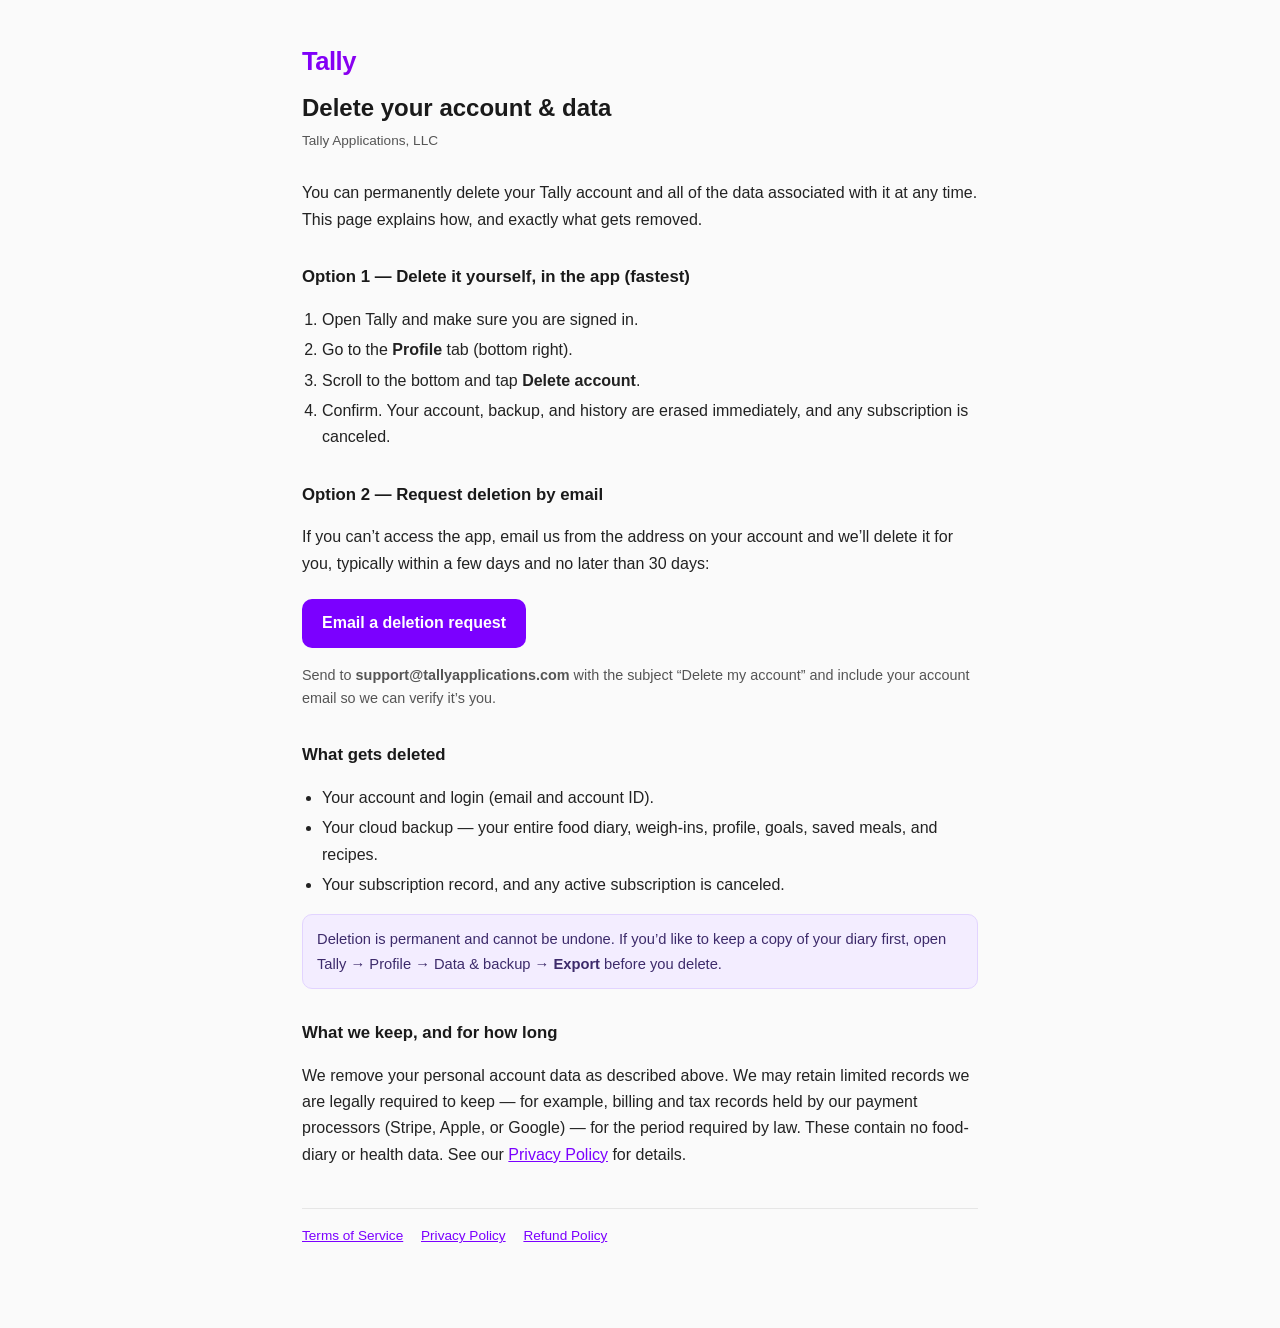
<file: delete-account.html>
<!DOCTYPE html>
<html lang="en">
<head>
<meta charset="utf-8">
<meta name="viewport" content="width=device-width, initial-scale=1">
<title>Delete your account — Tally</title>
<style>
  :root { --ink:#1a1a1a; --soft:#555; --line:#e6e6e6; --brand:#7B00FF; }
  * { box-sizing: border-box; }
  body { margin:0; background:#fafafa; color:var(--ink); font:16px/1.65 -apple-system,BlinkMacSystemFont,"Segoe UI",Roboto,Helvetica,Arial,sans-serif; }
  .wrap { max-width:720px; margin:0 auto; padding:40px 22px 80px; }
  .brand { font-size:1.6rem; font-weight:800; letter-spacing:-0.02em; background:linear-gradient(135deg,#7B00FF,#FF006E); -webkit-background-clip:text; background-clip:text; -webkit-text-fill-color:transparent; }
  h1 { font-size:1.5rem; margin:6px 0 2px; }
  .updated { color:var(--soft); font-size:0.85rem; margin-bottom:28px; }
  h2 { font-size:1.05rem; margin:30px 0 8px; }
  p, li { color:#222; }
  ol, ul { padding-left:20px; }
  li { margin-bottom:4px; }
  a { color:var(--brand); }
  .note { background:#f3edff; border:1px solid #e2d4ff; border-radius:10px; padding:12px 14px; font-size:0.92rem; color:#3d2b6b; }
  .btn { display:inline-block; margin-top:6px; background:#7B00FF; color:#fff; text-decoration:none; font-weight:700; padding:11px 20px; border-radius:10px; }
  footer { margin-top:40px; border-top:1px solid var(--line); padding-top:16px; font-size:0.85rem; color:var(--soft); }
  footer a { margin-right:14px; }
</style>
</head>
<body>
<div class="wrap">
  <div class="brand">Tally</div>
  <h1>Delete your account &amp; data</h1>
  <div class="updated">Tally Applications, LLC</div>

  <p>You can permanently delete your Tally account and all of the data associated with it at any
  time. This page explains how, and exactly what gets removed.</p>

  <h2>Option 1 — Delete it yourself, in the app (fastest)</h2>
  <ol>
    <li>Open Tally and make sure you are signed in.</li>
    <li>Go to the <b>Profile</b> tab (bottom right).</li>
    <li>Scroll to the bottom and tap <b>Delete account</b>.</li>
    <li>Confirm. Your account, backup, and history are erased immediately, and any subscription is
      canceled.</li>
  </ol>

  <h2>Option 2 — Request deletion by email</h2>
  <p>If you can&rsquo;t access the app, email us from the address on your account and we&rsquo;ll
  delete it for you, typically within a few days and no later than 30 days:</p>
  <p><a class="btn" href="mailto:support@tallyapplications.com?subject=Delete%20my%20account&amp;body=Please%20delete%20my%20Tally%20account%20and%20all%20associated%20data.%20My%20account%20email%20is%3A%20">Email a deletion request</a></p>
  <p style="font-size:0.9rem;color:var(--soft);">Send to <b>support@tallyapplications.com</b> with the
  subject &ldquo;Delete my account&rdquo; and include your account email so we can verify it&rsquo;s you.</p>

  <h2>What gets deleted</h2>
  <ul>
    <li>Your account and login (email and account ID).</li>
    <li>Your cloud backup — your entire food diary, weigh-ins, profile, goals, saved meals, and
      recipes.</li>
    <li>Your subscription record, and any active subscription is canceled.</li>
  </ul>
  <p class="note">Deletion is permanent and cannot be undone. If you&rsquo;d like to keep a copy of
  your diary first, open Tally → Profile → Data &amp; backup → <b>Export</b> before you delete.</p>

  <h2>What we keep, and for how long</h2>
  <p>We remove your personal account data as described above. We may retain limited records we are
  legally required to keep — for example, billing and tax records held by our payment processors
  (Stripe, Apple, or Google) — for the period required by law. These contain no food-diary or health
  data. See our <a href="/privacy.html">Privacy Policy</a> for details.</p>

  <footer>
    <a href="/terms.html">Terms of Service</a>
    <a href="/privacy.html">Privacy Policy</a>
    <a href="/refund.html">Refund Policy</a>
  </footer>
</div>
</body>
</html>
</file>
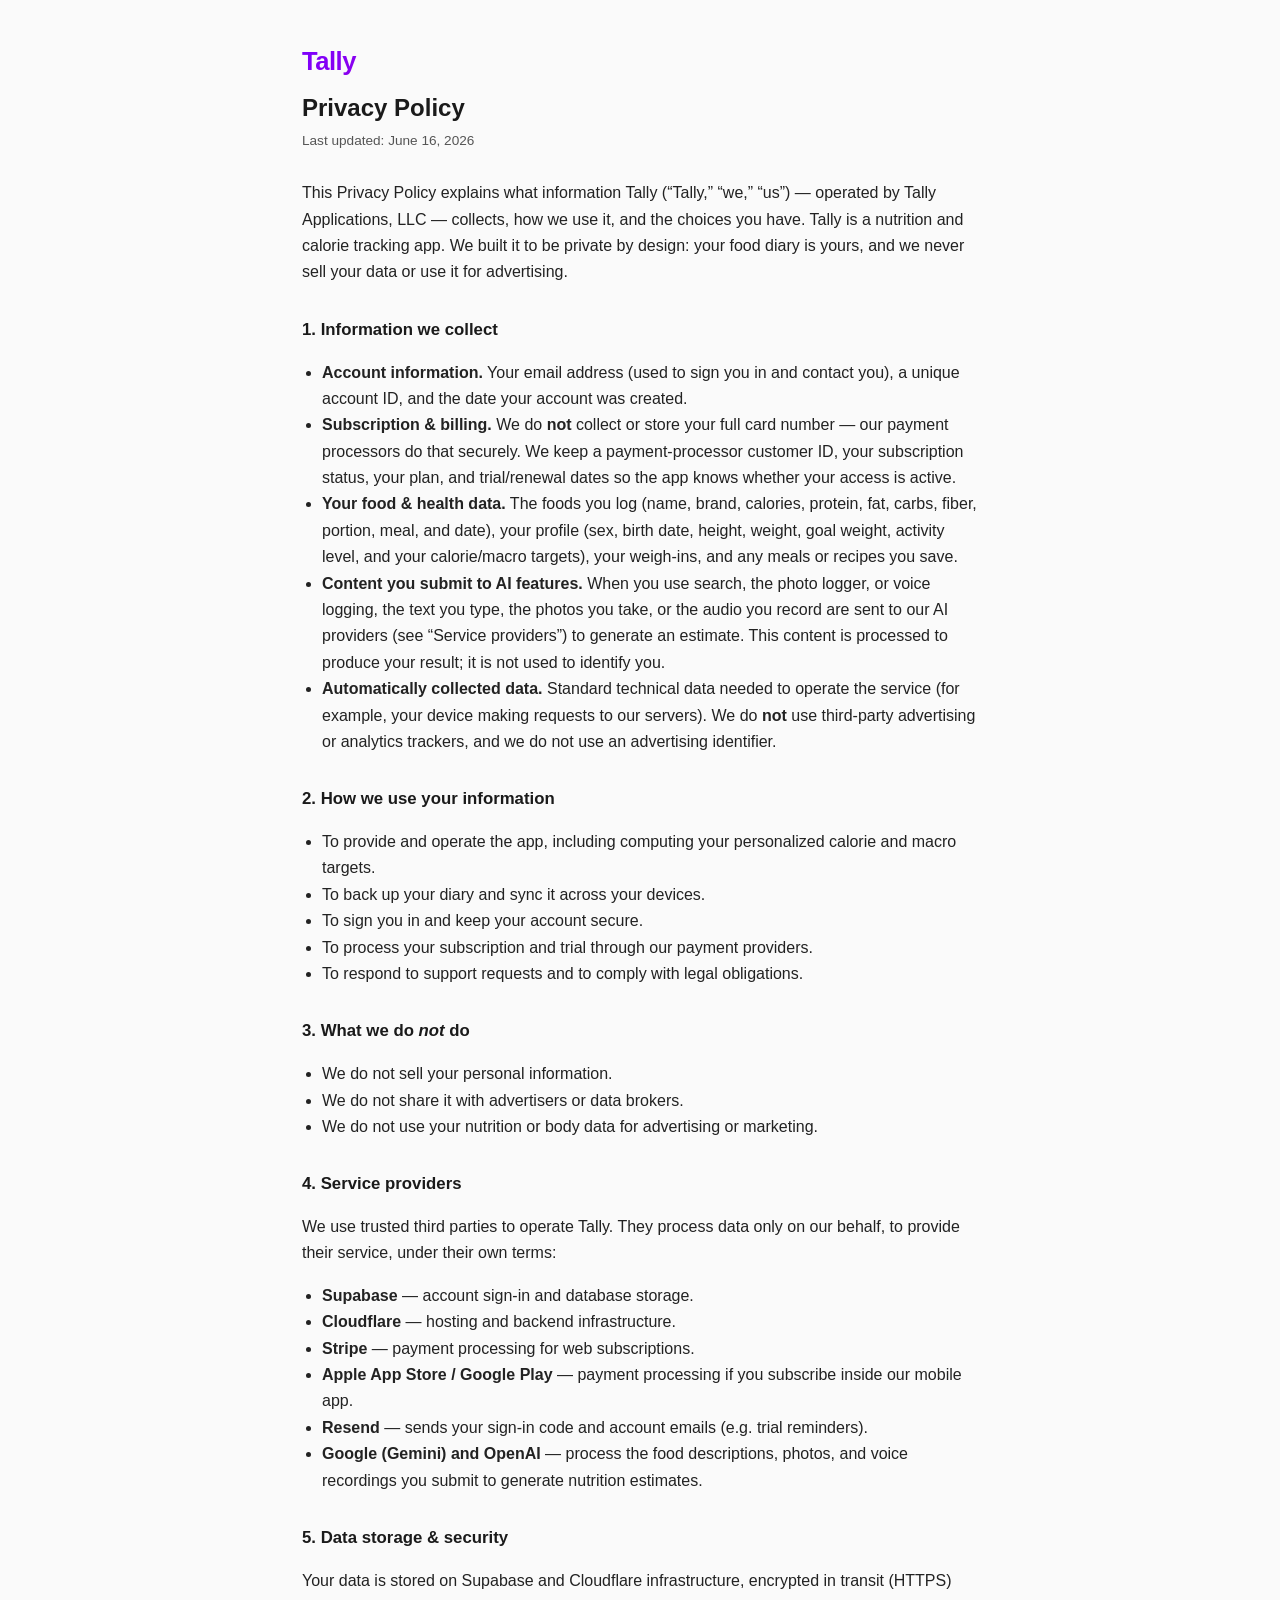
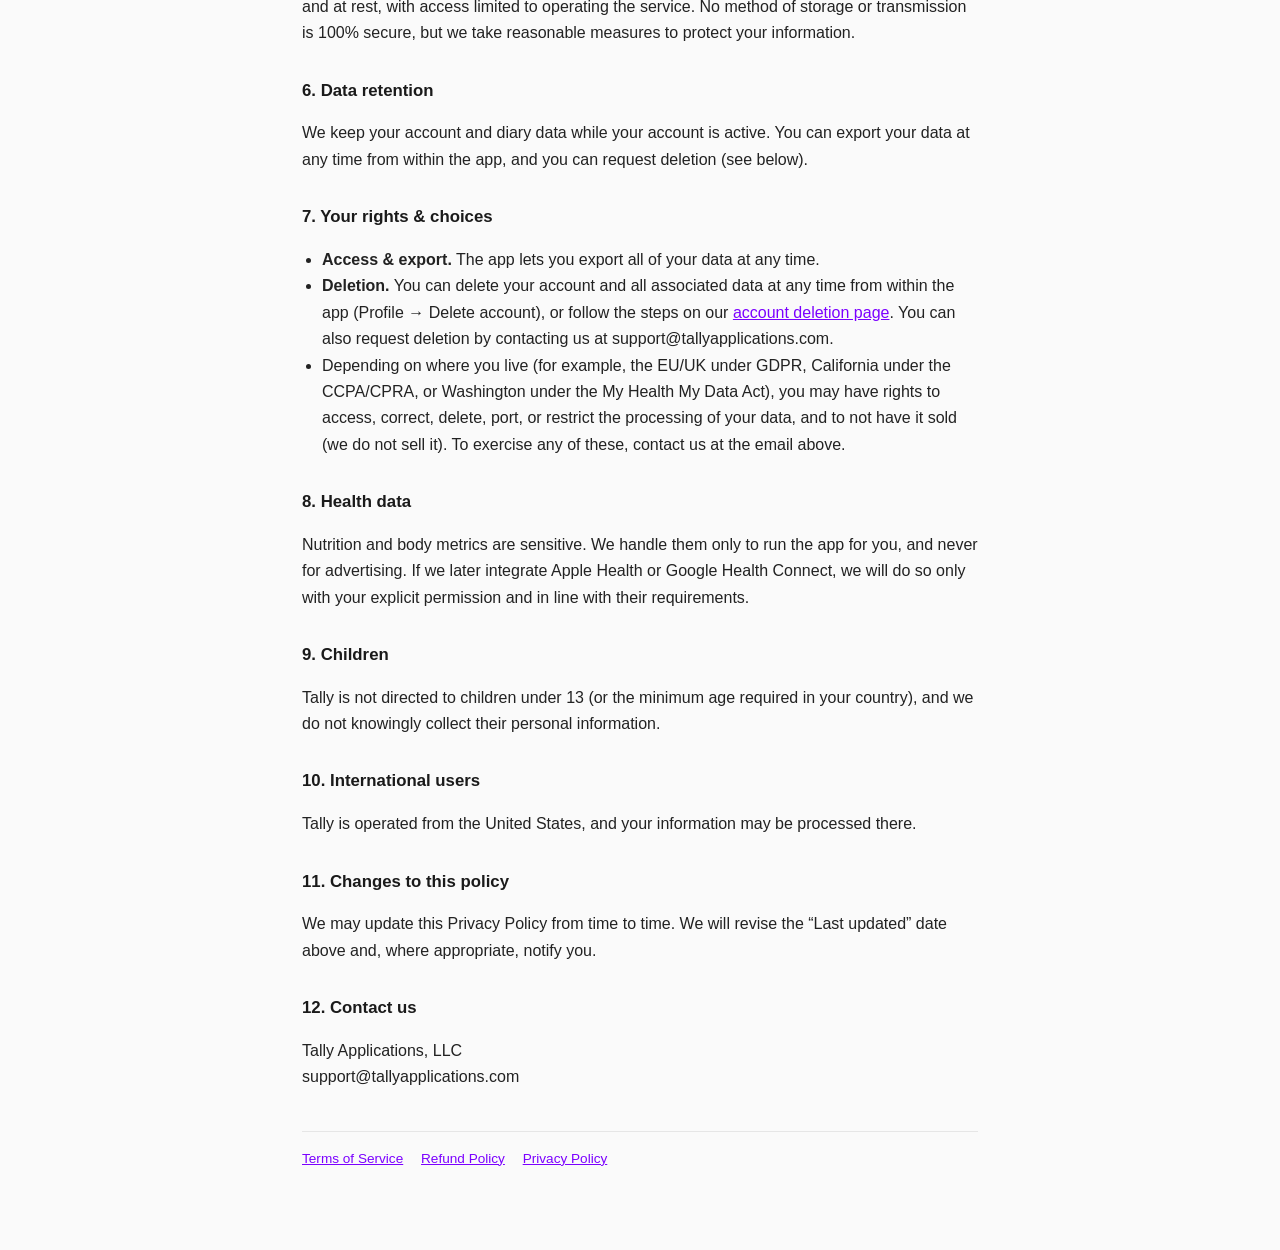
<file: privacy.html>
<!DOCTYPE html>
<html lang="en">
<head>
<meta charset="utf-8">
<meta name="viewport" content="width=device-width, initial-scale=1">
<title>Privacy Policy — Tally</title>
<style>
  :root { --ink:#1a1a1a; --soft:#555; --line:#e6e6e6; --brand:#7B00FF; }
  * { box-sizing: border-box; }
  body { margin:0; background:#fafafa; color:var(--ink); font:16px/1.65 -apple-system,BlinkMacSystemFont,"Segoe UI",Roboto,Helvetica,Arial,sans-serif; }
  .wrap { max-width:720px; margin:0 auto; padding:40px 22px 80px; }
  .brand { font-size:1.6rem; font-weight:800; letter-spacing:-0.02em; background:linear-gradient(135deg,#7B00FF,#FF006E); -webkit-background-clip:text; background-clip:text; -webkit-text-fill-color:transparent; }
  h1 { font-size:1.5rem; margin:6px 0 2px; }
  .updated { color:var(--soft); font-size:0.85rem; margin-bottom:28px; }
  h2 { font-size:1.05rem; margin:30px 0 8px; }
  p, li { color:#222; }
  ul { padding-left:20px; }
  a { color:var(--brand); }
  .note { background:#f3edff; border:1px solid #e2d4ff; border-radius:10px; padding:12px 14px; font-size:0.92rem; color:#3d2b6b; }
  footer { margin-top:40px; border-top:1px solid var(--line); padding-top:16px; font-size:0.85rem; color:var(--soft); }
  footer a { margin-right:14px; }
</style>
</head>
<body>
<div class="wrap">
  <div class="brand">Tally</div>
  <h1>Privacy Policy</h1>
  <div class="updated">Last updated: June 16, 2026</div>

  <p>This Privacy Policy explains what information Tally (“Tally,” “we,” “us”) — operated by
  Tally Applications, LLC — collects, how we use it, and the choices you have. Tally is a
  nutrition and calorie tracking app. We built it to be private by design: your food diary is yours,
  and we never sell your data or use it for advertising.</p>

  <h2>1. Information we collect</h2>
  <ul>
    <li><b>Account information.</b> Your email address (used to sign you in and contact you), a unique
      account ID, and the date your account was created.</li>
    <li><b>Subscription &amp; billing.</b> We do <b>not</b> collect or store your full card number — our
      payment processors do that securely. We keep a payment-processor customer ID, your subscription
      status, your plan, and trial/renewal dates so the app knows whether your access is active.</li>
    <li><b>Your food &amp; health data.</b> The foods you log (name, brand, calories, protein, fat,
      carbs, fiber, portion, meal, and date), your profile (sex, birth date, height, weight, goal weight,
      activity level, and your calorie/macro targets), your weigh-ins, and any meals or recipes you save.</li>
    <li><b>Content you submit to AI features.</b> When you use search, the photo logger, or voice logging,
      the text you type, the photos you take, or the audio you record are sent to our AI providers (see
      “Service providers”) to generate an estimate. This content is processed to produce your result; it
      is not used to identify you.</li>
    <li><b>Automatically collected data.</b> Standard technical data needed to operate the service (for
      example, your device making requests to our servers). We do <b>not</b> use third-party advertising
      or analytics trackers, and we do not use an advertising identifier.</li>
  </ul>

  <h2>2. How we use your information</h2>
  <ul>
    <li>To provide and operate the app, including computing your personalized calorie and macro targets.</li>
    <li>To back up your diary and sync it across your devices.</li>
    <li>To sign you in and keep your account secure.</li>
    <li>To process your subscription and trial through our payment providers.</li>
    <li>To respond to support requests and to comply with legal obligations.</li>
  </ul>

  <h2>3. What we do <i>not</i> do</h2>
  <ul>
    <li>We do not sell your personal information.</li>
    <li>We do not share it with advertisers or data brokers.</li>
    <li>We do not use your nutrition or body data for advertising or marketing.</li>
  </ul>

  <h2>4. Service providers</h2>
  <p>We use trusted third parties to operate Tally. They process data only on our behalf, to provide
  their service, under their own terms:</p>
  <ul>
    <li><b>Supabase</b> — account sign-in and database storage.</li>
    <li><b>Cloudflare</b> — hosting and backend infrastructure.</li>
    <li><b>Stripe</b> — payment processing for web subscriptions.</li>
    <li><b>Apple App Store / Google Play</b> — payment processing if you subscribe inside our mobile app.</li>
    <li><b>Resend</b> — sends your sign-in code and account emails (e.g. trial reminders).</li>
    <li><b>Google (Gemini) and OpenAI</b> — process the food descriptions, photos, and voice recordings
      you submit to generate nutrition estimates.</li>
  </ul>

  <h2>5. Data storage &amp; security</h2>
  <p>Your data is stored on Supabase and Cloudflare infrastructure, encrypted in transit (HTTPS) and at
  rest, with access limited to operating the service. No method of storage or transmission is 100% secure,
  but we take reasonable measures to protect your information.</p>

  <h2>6. Data retention</h2>
  <p>We keep your account and diary data while your account is active. You can export your data at any time
  from within the app, and you can request deletion (see below).</p>

  <h2>7. Your rights &amp; choices</h2>
  <ul>
    <li><b>Access &amp; export.</b> The app lets you export all of your data at any time.</li>
    <li><b>Deletion.</b> You can delete your account and all associated data at any time from within
      the app (Profile → Delete account), or follow the steps on our
      <a href="/delete-account.html">account deletion page</a>. You can also request deletion by
      contacting us at support@tallyapplications.com.</li>
    <li>Depending on where you live (for example, the EU/UK under GDPR, California under the CCPA/CPRA, or
      Washington under the My Health My Data Act), you may have rights to access, correct, delete, port, or
      restrict the processing of your data, and to not have it sold (we do not sell it). To exercise any of
      these, contact us at the email above.</li>
  </ul>

  <h2>8. Health data</h2>
  <p>Nutrition and body metrics are sensitive. We handle them only to run the app for you, and never for
  advertising. If we later integrate Apple Health or Google Health Connect, we will do so only with your
  explicit permission and in line with their requirements.</p>

  <h2>9. Children</h2>
  <p>Tally is not directed to children under 13 (or the minimum age required in your country), and we do
  not knowingly collect their personal information.</p>

  <h2>10. International users</h2>
  <p>Tally is operated from the United States, and your information may be processed there.</p>

  <h2>11. Changes to this policy</h2>
  <p>We may update this Privacy Policy from time to time. We will revise the “Last updated” date above and,
  where appropriate, notify you.</p>

  <h2>12. Contact us</h2>
  <p>Tally Applications, LLC<br>
  support@tallyapplications.com</p>

  <footer>
    <a href="/terms.html">Terms of Service</a>
    <a href="/refund.html">Refund Policy</a>
    <a href="/privacy.html">Privacy Policy</a>
  </footer>
</div>
</body>
</html>
</file>
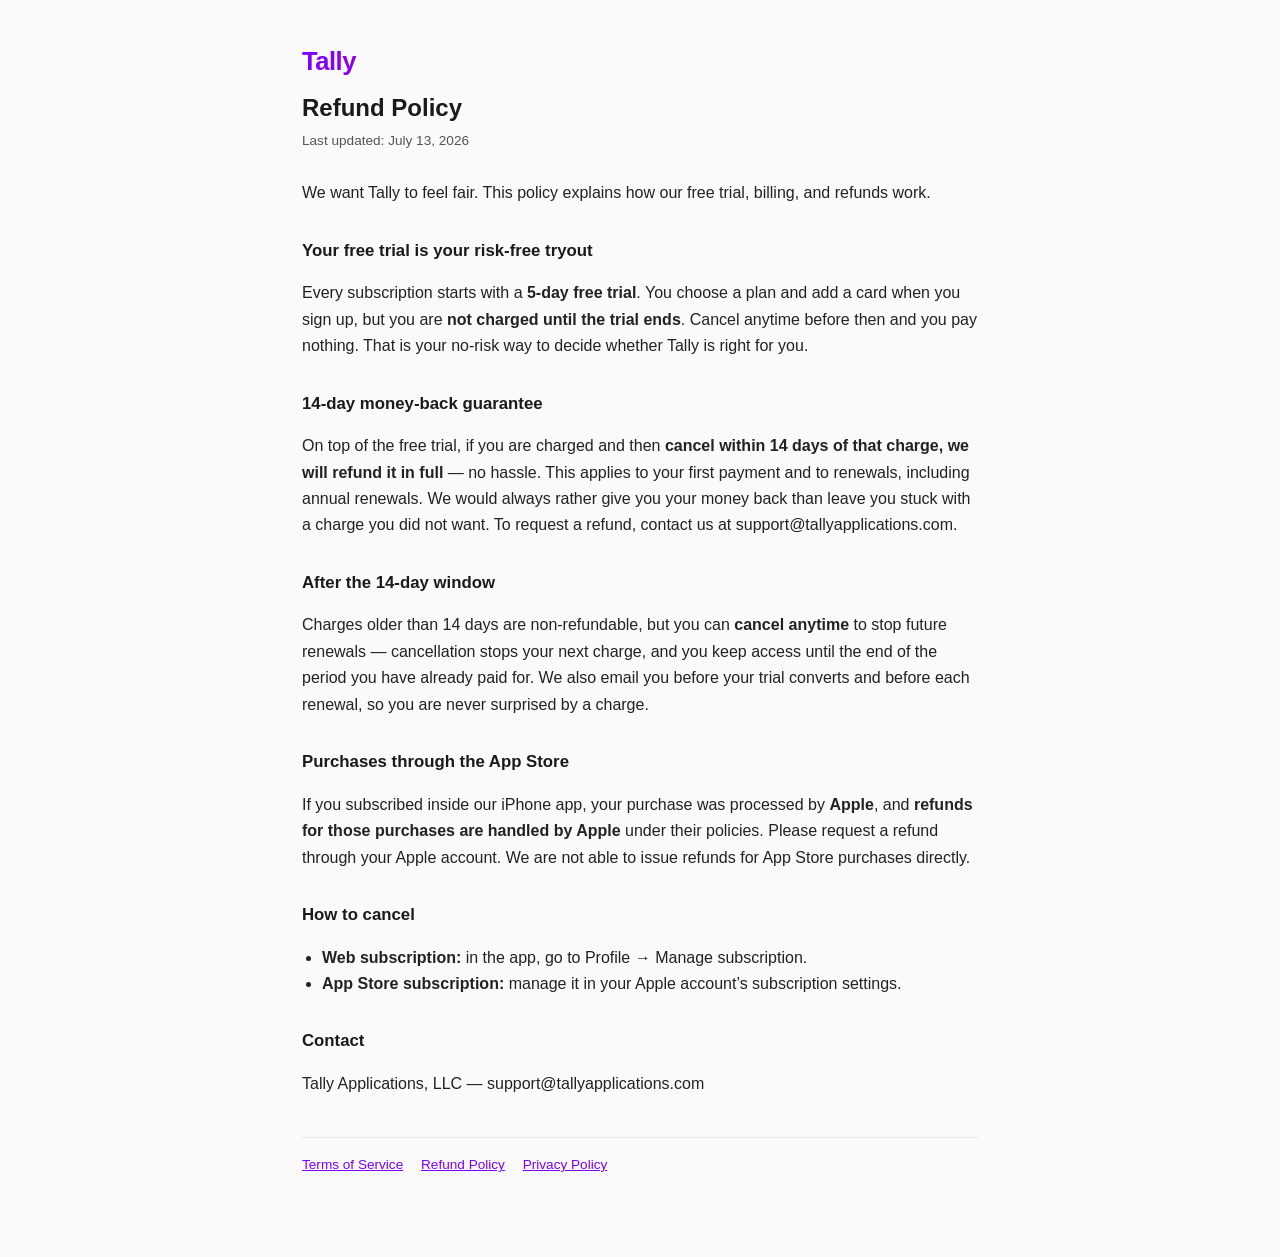
<file: refund.html>
<!DOCTYPE html>
<html lang="en">
<head>
<meta charset="utf-8">
<meta name="viewport" content="width=device-width, initial-scale=1">
<title>Refund Policy — Tally</title>
<style>
  :root { --ink:#1a1a1a; --soft:#555; --line:#e6e6e6; --brand:#7B00FF; }
  * { box-sizing: border-box; }
  body { margin:0; background:#fafafa; color:var(--ink); font:16px/1.65 -apple-system,BlinkMacSystemFont,"Segoe UI",Roboto,Helvetica,Arial,sans-serif; }
  .wrap { max-width:720px; margin:0 auto; padding:40px 22px 80px; }
  .brand { font-size:1.6rem; font-weight:800; letter-spacing:-0.02em; background:linear-gradient(135deg,#7B00FF,#FF006E); -webkit-background-clip:text; background-clip:text; -webkit-text-fill-color:transparent; }
  h1 { font-size:1.5rem; margin:6px 0 2px; }
  .updated { color:var(--soft); font-size:0.85rem; margin-bottom:28px; }
  h2 { font-size:1.05rem; margin:30px 0 8px; }
  p, li { color:#222; }
  ul { padding-left:20px; }
  a { color:var(--brand); }
  footer { margin-top:40px; border-top:1px solid var(--line); padding-top:16px; font-size:0.85rem; color:var(--soft); }
  footer a { margin-right:14px; }
</style>
</head>
<body>
<div class="wrap">
  <div class="brand">Tally</div>
  <h1>Refund Policy</h1>
  <div class="updated">Last updated: July 13, 2026</div>

  <p>We want Tally to feel fair. This policy explains how our free trial, billing, and refunds work.</p>

  <h2>Your free trial is your risk-free tryout</h2>
  <p>Every subscription starts with a <b>5-day free trial</b>. You choose a plan and add a card when you sign up,
  but you are <b>not charged until the trial ends</b>. Cancel anytime before then and you pay nothing. That is your
  no-risk way to decide whether Tally is right for you.</p>

  <h2>14-day money-back guarantee</h2>
  <p>On top of the free trial, if you are charged and then <b>cancel within 14 days of that charge, we will
  refund it in full</b> — no hassle. This applies to your first payment and to renewals, including annual
  renewals. We would always rather give you your money back than leave you stuck with a charge you did not want.
  To request a refund, contact us at support@tallyapplications.com.</p>

  <h2>After the 14-day window</h2>
  <p>Charges older than 14 days are non-refundable, but you can <b>cancel anytime</b> to stop future renewals —
  cancellation stops your next charge, and you keep access until the end of the period you have already paid for.
  We also email you before your trial converts and before each renewal, so you are never surprised by a charge.</p>

  <h2>Purchases through the App Store</h2>
  <p>If you subscribed inside our iPhone app, your purchase was processed by <b>Apple</b>,
  and <b>refunds for those purchases are handled by Apple</b> under their policies. Please request a refund
  through your Apple account. We are not able to issue refunds for App Store purchases directly.</p>

  <h2>How to cancel</h2>
  <ul>
    <li><b>Web subscription:</b> in the app, go to Profile → Manage subscription.</li>
    <li><b>App Store subscription:</b> manage it in your Apple account’s subscription settings.</li>
  </ul>

  <h2>Contact</h2>
  <p>Tally Applications, LLC — support@tallyapplications.com</p>

  <footer>
    <a href="/terms.html">Terms of Service</a>
    <a href="/refund.html">Refund Policy</a>
    <a href="/privacy.html">Privacy Policy</a>
  </footer>
</div>
</body>
</html>
</file>
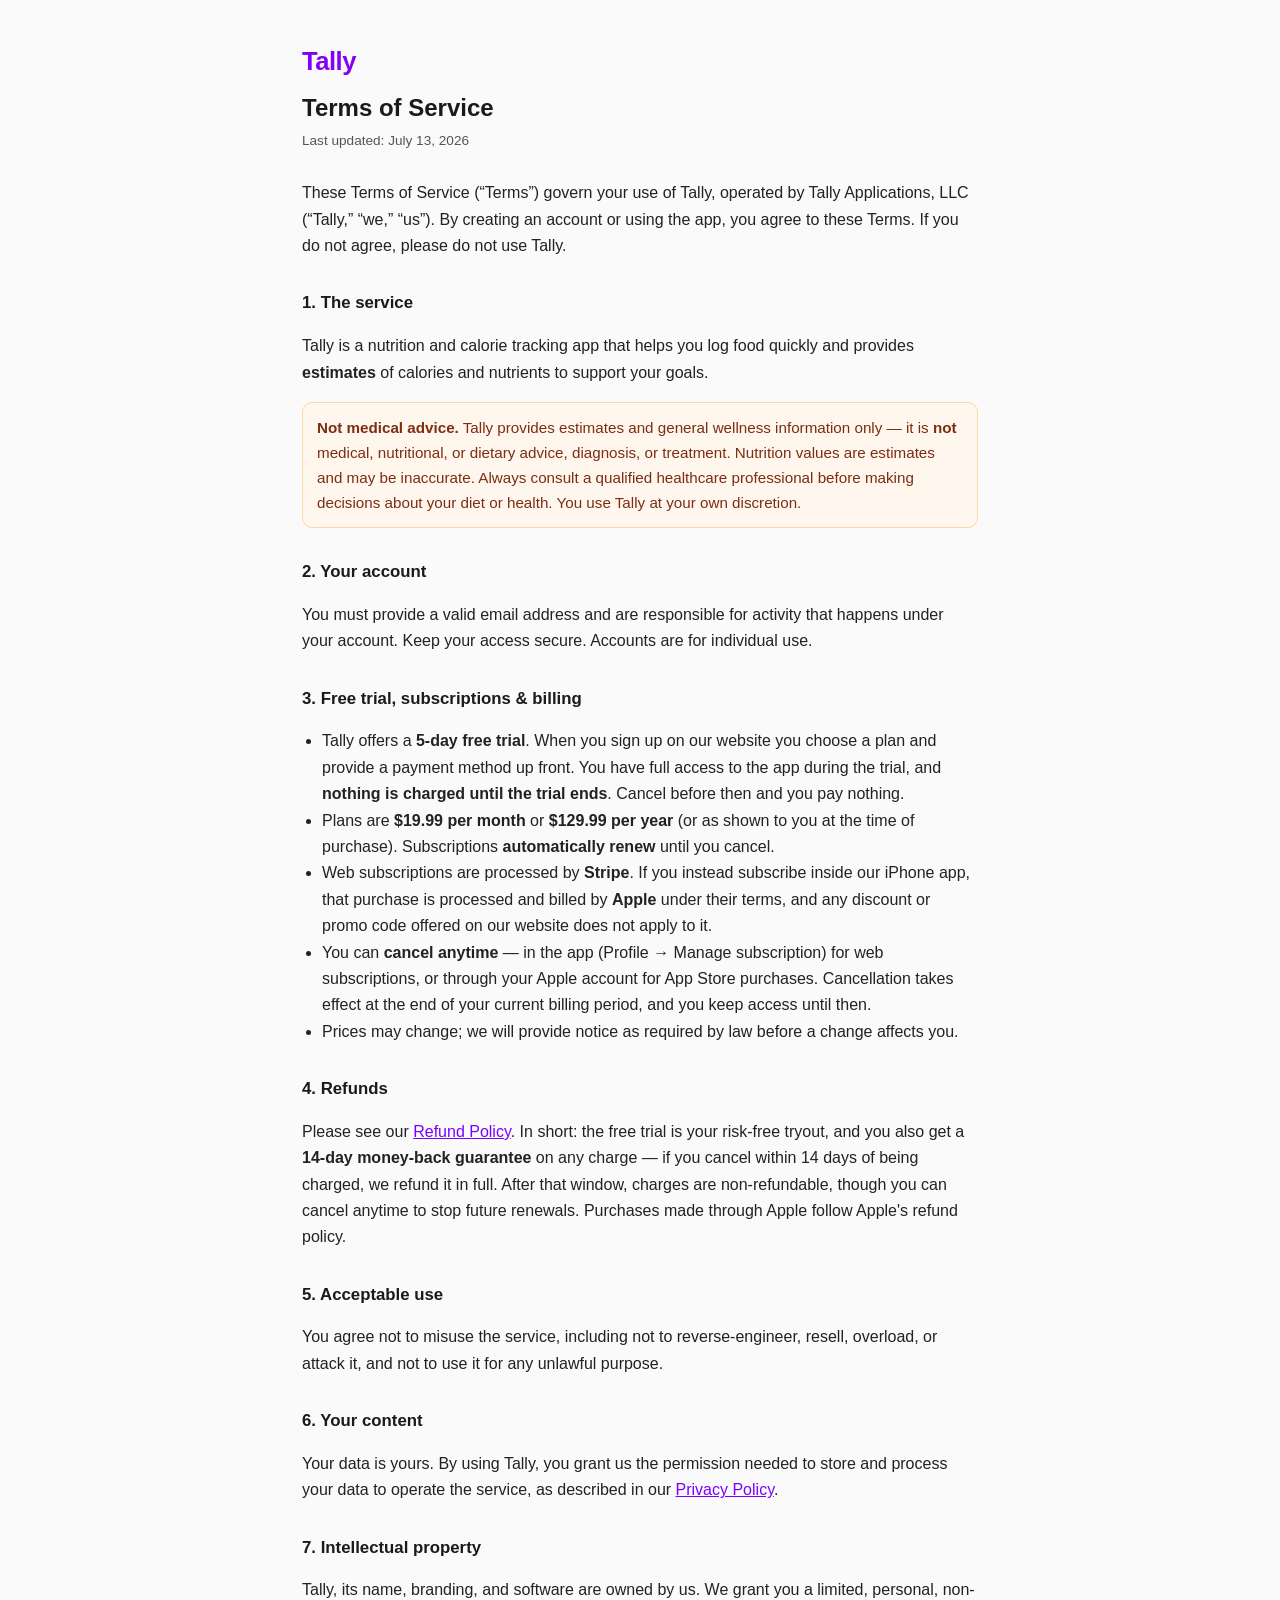
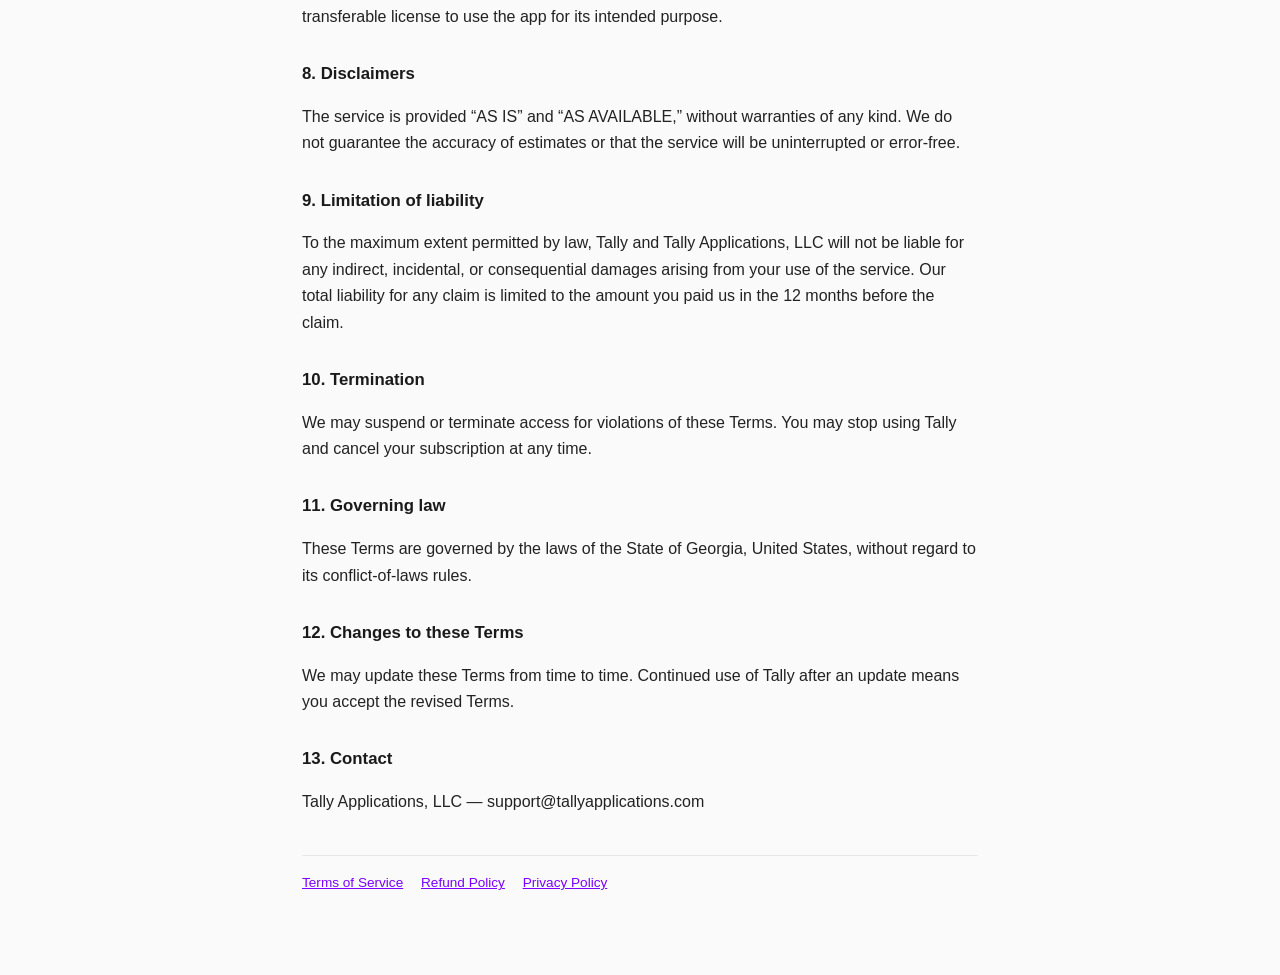
<file: terms.html>
<!DOCTYPE html>
<html lang="en">
<head>
<meta charset="utf-8">
<meta name="viewport" content="width=device-width, initial-scale=1">
<title>Terms of Service — Tally</title>
<style>
  :root { --ink:#1a1a1a; --soft:#555; --line:#e6e6e6; --brand:#7B00FF; }
  * { box-sizing: border-box; }
  body { margin:0; background:#fafafa; color:var(--ink); font:16px/1.65 -apple-system,BlinkMacSystemFont,"Segoe UI",Roboto,Helvetica,Arial,sans-serif; }
  .wrap { max-width:720px; margin:0 auto; padding:40px 22px 80px; }
  .brand { font-size:1.6rem; font-weight:800; letter-spacing:-0.02em; background:linear-gradient(135deg,#7B00FF,#FF006E); -webkit-background-clip:text; background-clip:text; -webkit-text-fill-color:transparent; }
  h1 { font-size:1.5rem; margin:6px 0 2px; }
  .updated { color:var(--soft); font-size:0.85rem; margin-bottom:28px; }
  h2 { font-size:1.05rem; margin:30px 0 8px; }
  p, li { color:#222; }
  ul { padding-left:20px; }
  a { color:var(--brand); }
  .callout { background:#fff7ed; border:1px solid #fed7aa; border-radius:10px; padding:12px 14px; font-size:0.95rem; color:#7c2d12; }
  footer { margin-top:40px; border-top:1px solid var(--line); padding-top:16px; font-size:0.85rem; color:var(--soft); }
  footer a { margin-right:14px; }
</style>
</head>
<body>
<div class="wrap">
  <div class="brand">Tally</div>
  <h1>Terms of Service</h1>
  <div class="updated">Last updated: July 13, 2026</div>

  <p>These Terms of Service (“Terms”) govern your use of Tally, operated by
  Tally Applications, LLC (“Tally,” “we,” “us”). By creating an account or using the app, you
  agree to these Terms. If you do not agree, please do not use Tally.</p>

  <h2>1. The service</h2>
  <p>Tally is a nutrition and calorie tracking app that helps you log food quickly and provides
  <b>estimates</b> of calories and nutrients to support your goals.</p>

  <div class="callout">
    <b>Not medical advice.</b> Tally provides estimates and general wellness information only — it is
    <b>not</b> medical, nutritional, or dietary advice, diagnosis, or treatment. Nutrition values are
    estimates and may be inaccurate. Always consult a qualified healthcare professional before making
    decisions about your diet or health. You use Tally at your own discretion.
  </div>

  <h2>2. Your account</h2>
  <p>You must provide a valid email address and are responsible for activity that happens under your
  account. Keep your access secure. Accounts are for individual use.</p>

  <h2>3. Free trial, subscriptions &amp; billing</h2>
  <ul>
    <li>Tally offers a <b>5-day free trial</b>. When you sign up on our website you choose a plan and
      provide a payment method up front. You have full access to the app during the trial, and
      <b>nothing is charged until the trial ends</b>. Cancel before then and you pay nothing.</li>
    <li>Plans are <b>$19.99 per month</b> or <b>$129.99 per year</b> (or as shown to you at the time of
      purchase). Subscriptions <b>automatically renew</b> until you cancel.</li>
    <li>Web subscriptions are processed by <b>Stripe</b>. If you instead subscribe inside our iPhone app,
      that purchase is processed and billed by <b>Apple</b> under their terms, and any discount or promo
      code offered on our website does not apply to it.</li>
    <li>You can <b>cancel anytime</b> — in the app (Profile → Manage subscription) for web subscriptions,
      or through your Apple account for App Store purchases. Cancellation takes effect at the end
      of your current billing period, and you keep access until then.</li>
    <li>Prices may change; we will provide notice as required by law before a change affects you.</li>
  </ul>

  <h2>4. Refunds</h2>
  <p>Please see our <a href="/refund.html">Refund Policy</a>. In short: the free trial is your risk-free
  tryout, and you also get a <b>14-day money-back guarantee</b> on any charge — if you cancel within 14 days
  of being charged, we refund it in full. After that window, charges are non-refundable, though you can cancel
  anytime to stop future renewals. Purchases made through Apple follow Apple's refund policy.</p>

  <h2>5. Acceptable use</h2>
  <p>You agree not to misuse the service, including not to reverse-engineer, resell, overload, or attack it,
  and not to use it for any unlawful purpose.</p>

  <h2>6. Your content</h2>
  <p>Your data is yours. By using Tally, you grant us the permission needed to store and process your data
  to operate the service, as described in our <a href="/privacy.html">Privacy Policy</a>.</p>

  <h2>7. Intellectual property</h2>
  <p>Tally, its name, branding, and software are owned by us. We grant you a limited, personal,
  non-transferable license to use the app for its intended purpose.</p>

  <h2>8. Disclaimers</h2>
  <p>The service is provided “AS IS” and “AS AVAILABLE,” without warranties of any kind. We do not guarantee
  the accuracy of estimates or that the service will be uninterrupted or error-free.</p>

  <h2>9. Limitation of liability</h2>
  <p>To the maximum extent permitted by law, Tally and Tally Applications, LLC will not be liable
  for any indirect, incidental, or consequential damages arising from your use of the service. Our total
  liability for any claim is limited to the amount you paid us in the 12 months before the claim.</p>

  <h2>10. Termination</h2>
  <p>We may suspend or terminate access for violations of these Terms. You may stop using Tally and cancel
  your subscription at any time.</p>

  <h2>11. Governing law</h2>
  <p>These Terms are governed by the laws of the State of Georgia, United States, without regard
  to its conflict-of-laws rules.</p>

  <h2>12. Changes to these Terms</h2>
  <p>We may update these Terms from time to time. Continued use of Tally after an update means you accept
  the revised Terms.</p>

  <h2>13. Contact</h2>
  <p>Tally Applications, LLC — support@tallyapplications.com</p>

  <footer>
    <a href="/terms.html">Terms of Service</a>
    <a href="/refund.html">Refund Policy</a>
    <a href="/privacy.html">Privacy Policy</a>
  </footer>
</div>
</body>
</html>
</file>
